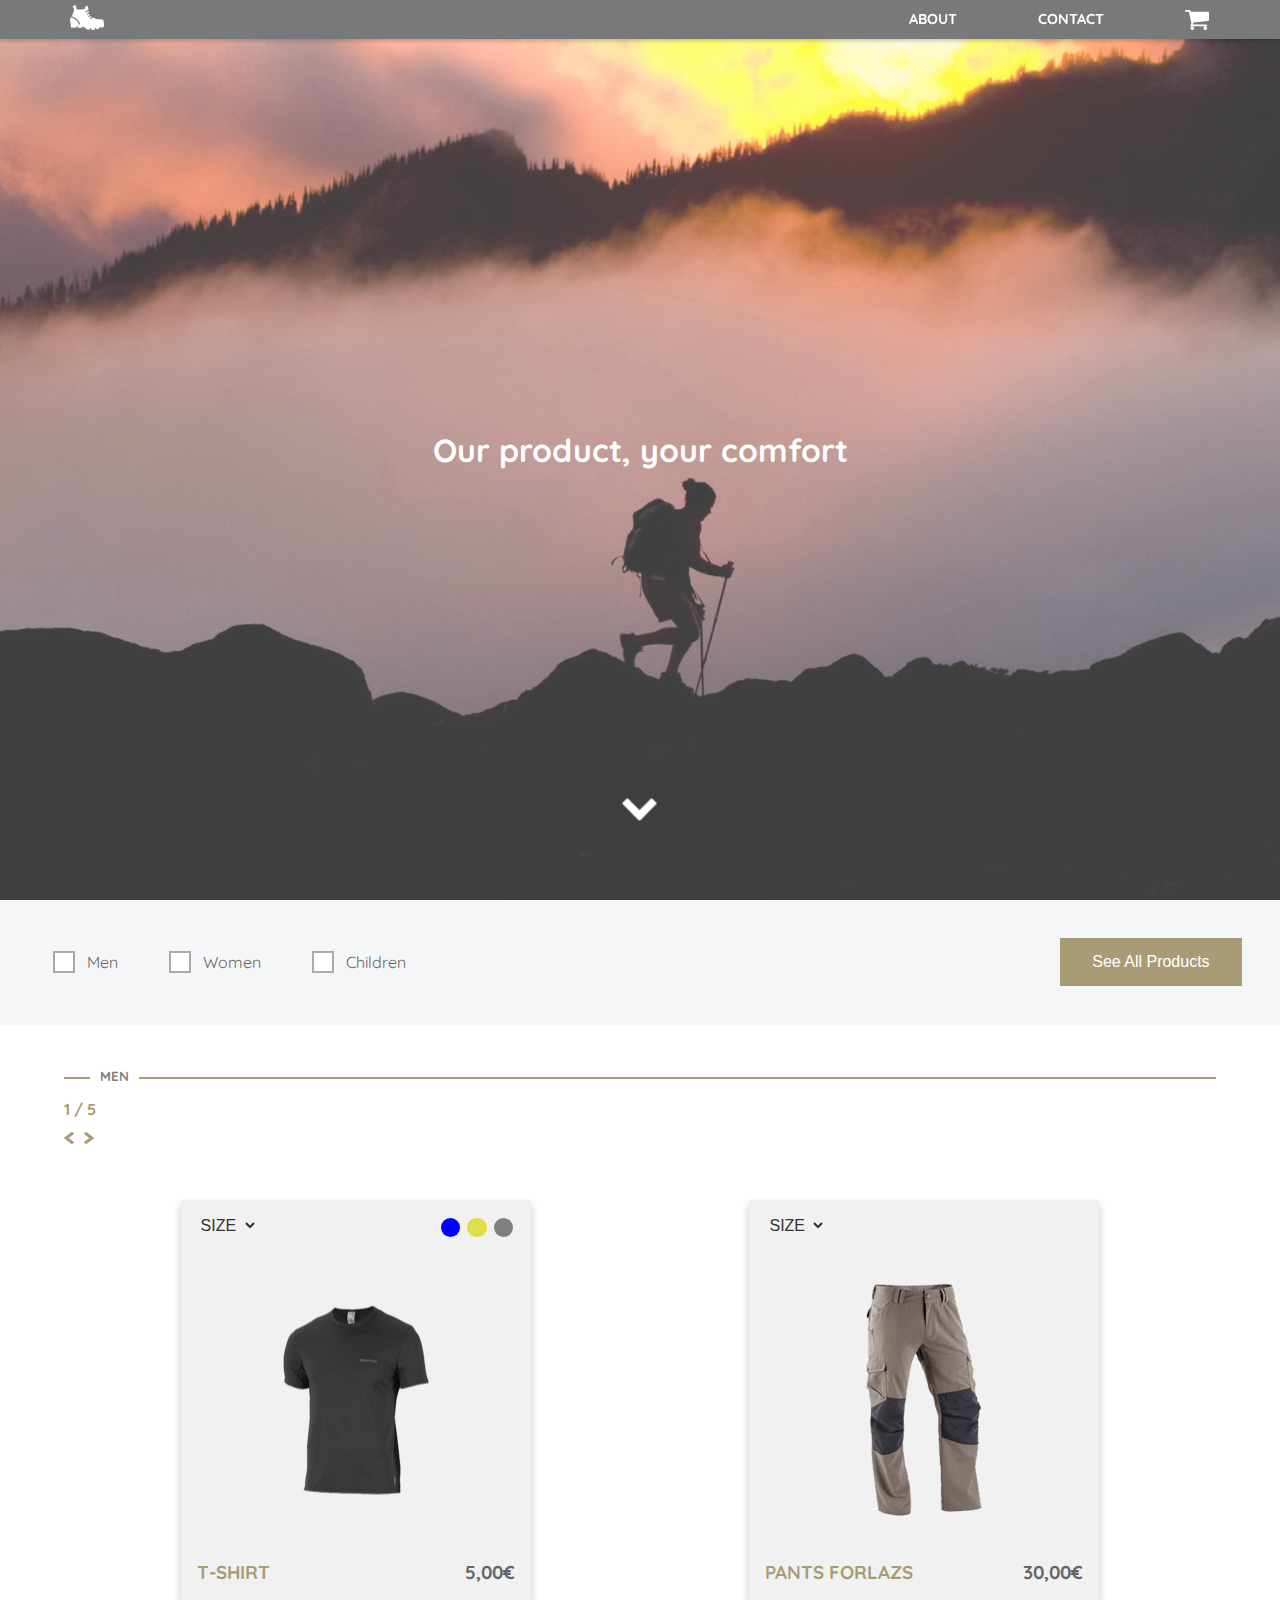
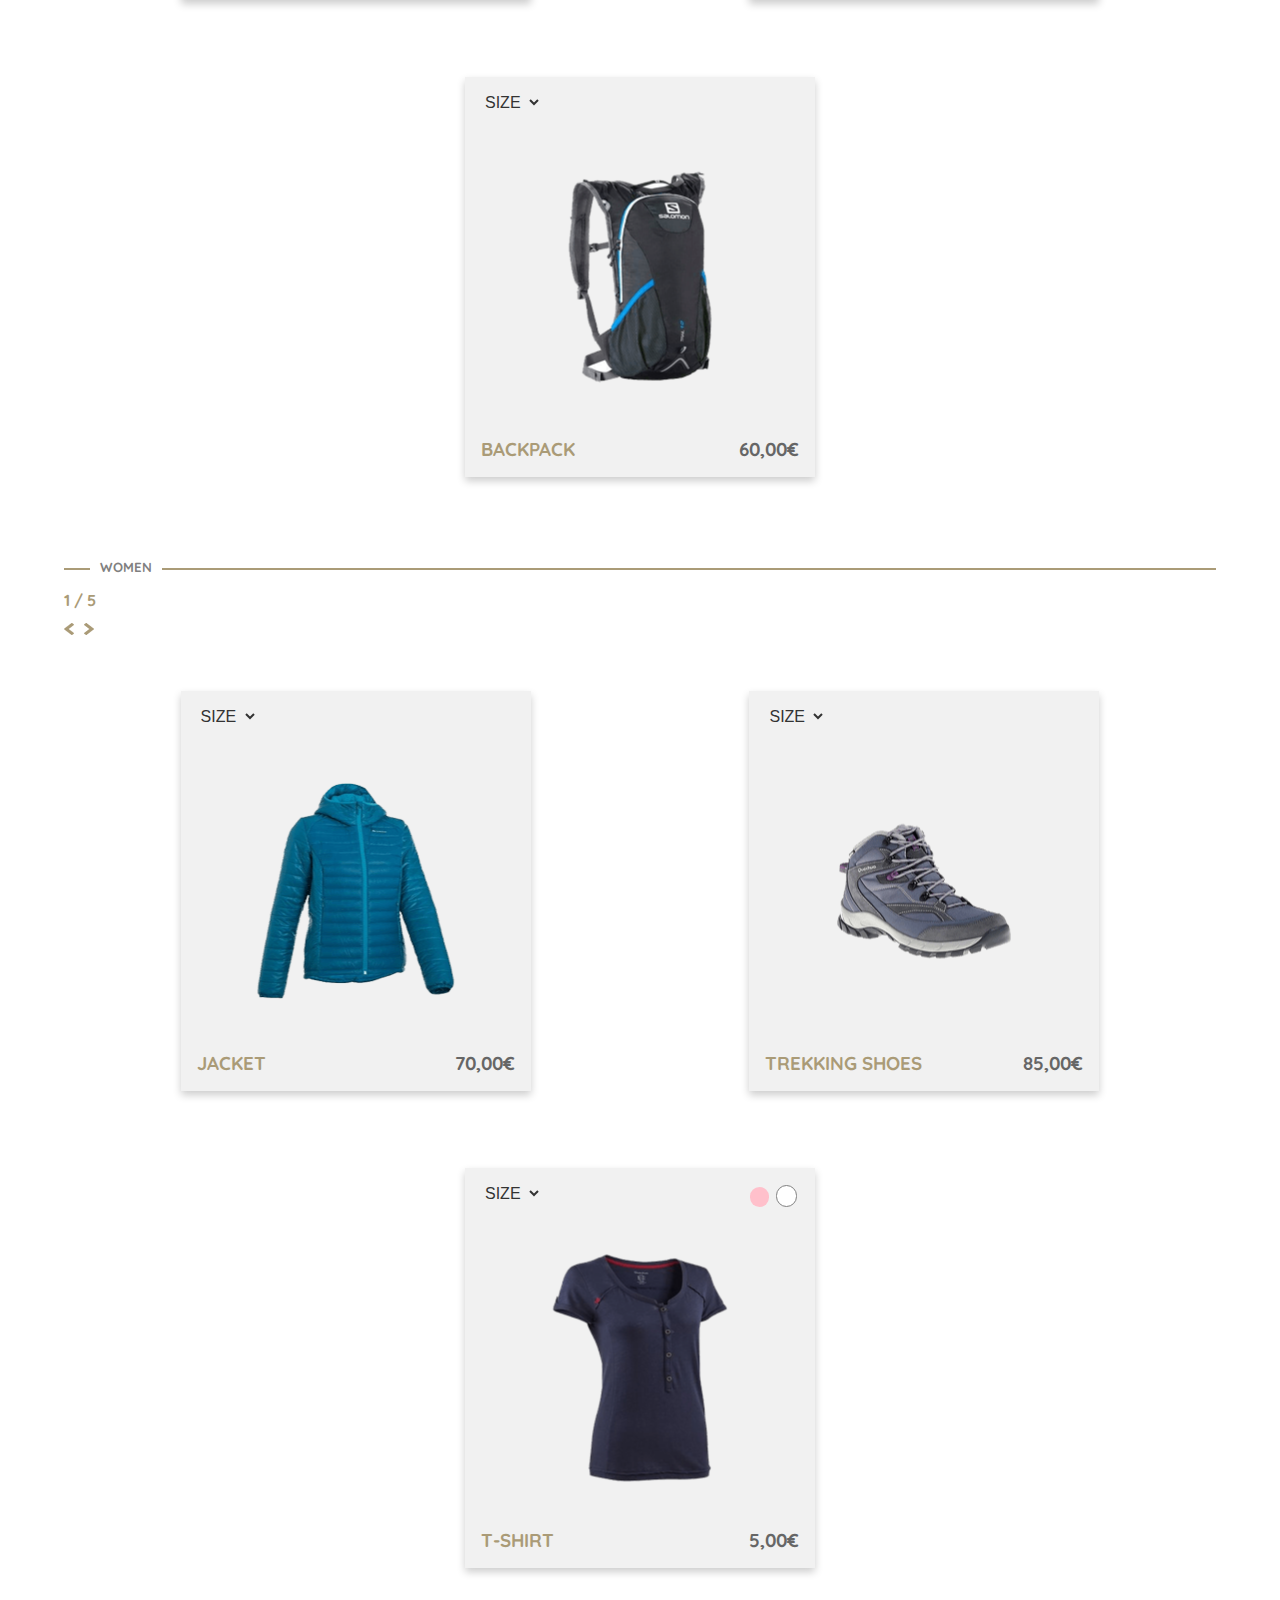
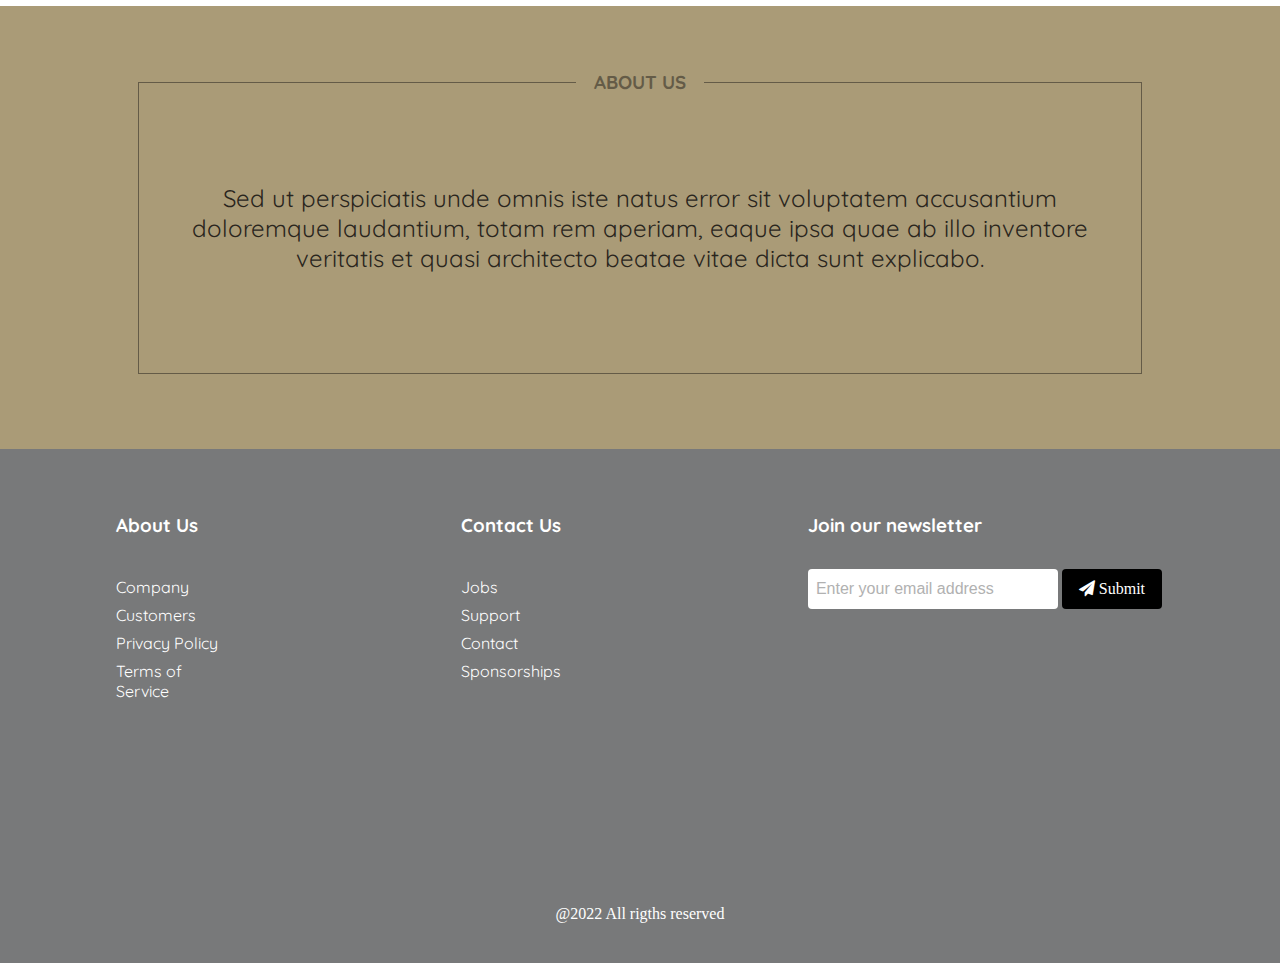
<file: index.html>
<!DOCTYPE html>
<html lang="en">

<head>
    <meta charset="UTF-8">
    <meta http-equiv="X-UA-Compatible" content="IE=edge">
    <meta name="viewport" content="width=device-width, initial-scale=1.0">
    <title>Trekking Store</title>
    <link href='https://fonts.googleapis.com/css?family=Quicksand' rel='stylesheet'>
    <link rel="stylesheet" href="https://cdnjs.cloudflare.com/ajax/libs/font-awesome/4.7.0/css/font-awesome.min.css">
    <link rel="stylesheet" href="main.css">
</head>

<body>
    <!-- Navbar -->
    <header id="header">
        <nav class="nav-bar">
            <div class="nav-logo">
                <a href="#"><img src="Resources/trekking-logo.png" class="logo-img"></img></a>
            </div>
            <div class="nav-links">
                <a href="about-page.html" class="">ABOUT</a>
                <a href="contact-page.html" class="">CONTACT</a>
                <a href="#store-front" class=""><img src="Resources/fa-shopping-car.png" class="shop-icon"></img></a>
            </div>
        </nav>
    </header>

    <!-- Welcome/Home screen -->
    <div class="home-background-image" id="main">
        <h1 class="centered-welcome-msg">Our product, your comfort</h1>
        <a href="#store-front">
            <img class="bottom-centered-icon" src="Resources/fa-chevron-down.png" />
        </a>
    </div>



    <!-- Checkbox and store container -->
    <div class="checkbox-and-search-button-container">
        <div class="check-box-container">
            <form>
                <input type="checkbox" id="test1" value="">
                <label for="test1" class="checkbox-inline">Men</label>

                <input type="checkbox" id="test2" value="">
                <label for="test2" class="checkbox-inline">Women</label>

                <input type="checkbox" id="test3" value="">
                <label for="test3" class="checkbox-inline">Children</label>
            </form>
        </div>


        <div class="take-whole-row">
            <a href="#store-front">
                <button class="search-button">See All Products</button>
            </a>
        </div>
    </div>

    
    <!-- Store, split into categories -->
    <div id="store-front">
        <!-- Category #1 -->
        <div class="store">
            <div>
                <h5 class="text-line"><span>MEN</span></h5>
            </div>

            <div class="pager-buttons">
                <h4 class="pager-counter">1 / 5</h4>
                <a href=""><img class='pager-button' src="Resources/fa-chevron-left.png" /></a>
                <a href=""><img class='pager-button' src="Resources/fa-chevron-right.png" /></a>
            </div>

            <!-- Card Container -->
            <div class="shop-cards">

                <!-- CARD 1 -->
                <div class="card">

                    <div class="custom-select">
                        <select>
                            <option value="0" selected disabled hidden>SIZE</option>
                            <option value="1">XS</option>
                            <option value="2">S</option>
                            <option value="3">M</option>
                            <option value="4">L</option>
                            <option value="5">XL</option>
                            <option value="6">XXL</option>
                            <option value="7">XXXL</option>
                        </select>
                    </div>

                    <div class="color-options">
                        <span class="color-button blue"></span>
                        <span class="color-button yellow"></span>
                        <span class="color-button gray"></span>
                    </div>

                    <image class="product-image" src="Resources/product-1.png"></image>

                    <div class="card-category-price">
                        <h3 class="product-name">T-SHIRT</h3>
                        <h3 class="product-price">5,00€</h3>
                    </div>

                </div>
                <!-- CARD 2 -->
                <div class="card">

                    <div class="custom-select">
                        <select>
                            <option value="0" selected disabled hidden>SIZE</option>
                            <option value="1">XS</option>
                            <option value="2">S</option>
                            <option value="3">M</option>
                            <option value="4">L</option>
                            <option value="5">XL</option>
                            <option value="6">XXL</option>
                            <option value="7">XXXL</option>
                        </select>
                    </div>

                    <image class="product-image" src="Resources/product-2.png"></image>

                    <div class="card-category-price">
                        <h3 class="product-name">PANTS FORLAZS</h3>
                        <h3 class="product-price">30,00€</h3>
                    </div>

                </div>
                <!-- CARD 3 -->
                <div class="card">

                    <div class="custom-select">
                        <select>
                            <option value="0" selected disabled hidden>SIZE</option>
                            <option value="1">XS</option>
                            <option value="2">S</option>
                            <option value="3">M</option>
                            <option value="4">L</option>
                            <option value="5">XL</option>
                            <option value="6">XXL</option>
                            <option value="7">XXXL</option>
                        </select>
                    </div>

                    <image class="product-image" src="Resources/product-3.png"></image>

                    <div class="card-category-price">
                        <h3 class="product-name">BACKPACK</h3>
                        <h3 class="product-price">60,00€</h3>
                    </div>

                </div>
            </div>
        </div>

        <!-- Category #2 -->
        <div class="store">
            <div>
                <h5 class="text-line"><span>WOMEN</span></h5>
            </div>

            <div class="pager-buttons">
                <h4 class="pager-counter">1 / 5</h4>
                <a href=""><img class='pager-button' src="Resources/fa-chevron-left.png" /></a>
                <a href=""><img class='pager-button' src="Resources/fa-chevron-right.png" /></a>
            </div>
            <!-- Cards Container -->
            <div class="shop-cards">

                <!-- CARD 1 -->
                <div class="card">

                    <div class="custom-select">
                        <select>
                            <option value="0" selected disabled hidden>SIZE</option>
                            <option value="1">XS</option>
                            <option value="2">S</option>
                            <option value="3">M</option>
                            <option value="4">L</option>
                            <option value="5">XL</option>
                            <option value="6">XXL</option>
                            <option value="7">XXXL</option>
                        </select>
                    </div>

                    <image class="product-image" src="Resources/product-4.png"></image>

                    <div class="card-category-price">
                        <h3 class="product-name">JACKET</h3>
                        <h3 class="product-price">70,00€</h3>
                    </div>

                </div>
                <!-- CARD 2 -->
                <div class="card">

                    <div class="custom-select">
                        <select>
                            <option value="0" selected disabled hidden>SIZE</option>
                            <option value="1">XS</option>
                            <option value="2">S</option>
                            <option value="3">M</option>
                            <option value="4">L</option>
                            <option value="5">XL</option>
                            <option value="6">XXL</option>
                            <option value="7">XXXL</option>
                        </select>
                    </div>

                    <image class="product-image" src="Resources/product-5.png"></image>

                    <div class="card-category-price">
                        <h3 class="product-name">TREKKING SHOES</h3>
                        <h3 class="product-price">85,00€</h3>
                    </div>


                </div>
                <!-- CARD 3 -->
                <div class="card">

                    <div class="custom-select">
                        <select>
                            <option value="0" selected disabled hidden>SIZE</option>
                            <option value="1">XS</option>
                            <option value="2">S</option>
                            <option value="3">M</option>
                            <option value="4">L</option>
                            <option value="5">XL</option>
                            <option value="6">XXL</option>
                            <option value="7">XXXL</option>
                        </select>
                    </div>

                    <div class="color-options">
                        <span class="color-button pink"></span>
                        <span class="color-button white"></span>
                    </div>

                    <image class="product-image" src="Resources/product-6.png"></image>

                    <div class="card-category-price">
                        <h3 class="product-name">T-SHIRT</h3>
                        <h3 class="product-price">5,00€</h3>
                    </div>

                </div>
            </div>
        </div>
    </div>

    <!-- Short about-us section -->
    <div class="about-us-short" id="about">
        <div class="about-us-box">
            <h3 class="about-us-title">ABOUT US</h3>
            <p class="about-us-snippit">Sed ut perspiciatis unde omnis iste natus error sit voluptatem accusantium
                doloremque laudantium, totam rem aperiam, eaque ipsa quae ab illo inventore veritatis et quasi
                architecto beatae vitae dicta sunt explicabo.</p>
        </div>
    </div>

    <!-- Footer -->
    <div class='footer-container'>

        <div class='footer'>
            <div class='footer-heading'>
                <a href="about-page.html"><h3>About Us</h3></a>
                <a href="'#">Company</a>
                <a href="'#">Customers</a>
                <a href="'#">Privacy Policy</a>
                <a href="'#">Terms of Service</a>
            </div>

            <div class='footer-heading'>
                <a href="contact-page.html"><h3>Contact Us</h3></a>
                <a href="'#">Jobs</a>
                <a href="'#">Support</a>
                <a href="'#">Contact</a>
                <a href="'#">Sponsorships</a>
            </div>
   
            <div class="footer-email-form">
                <h3>Join our newsletter</h3>
                <input type="email" placeholder="Enter your email address" id="footer-email">
                <span id="footer-email-btn">
                    <button type="submit" value="Submit" id="footer-email-btn">  <span class="fa fa-paper-plane">    Submit</span></button>
                </span>
                
            </div>
        </div>

        <div class="signiture">
            <h4>@2022 All rigths reserved</h4>
        </div>

    </div>






</body>

</html>
</file>
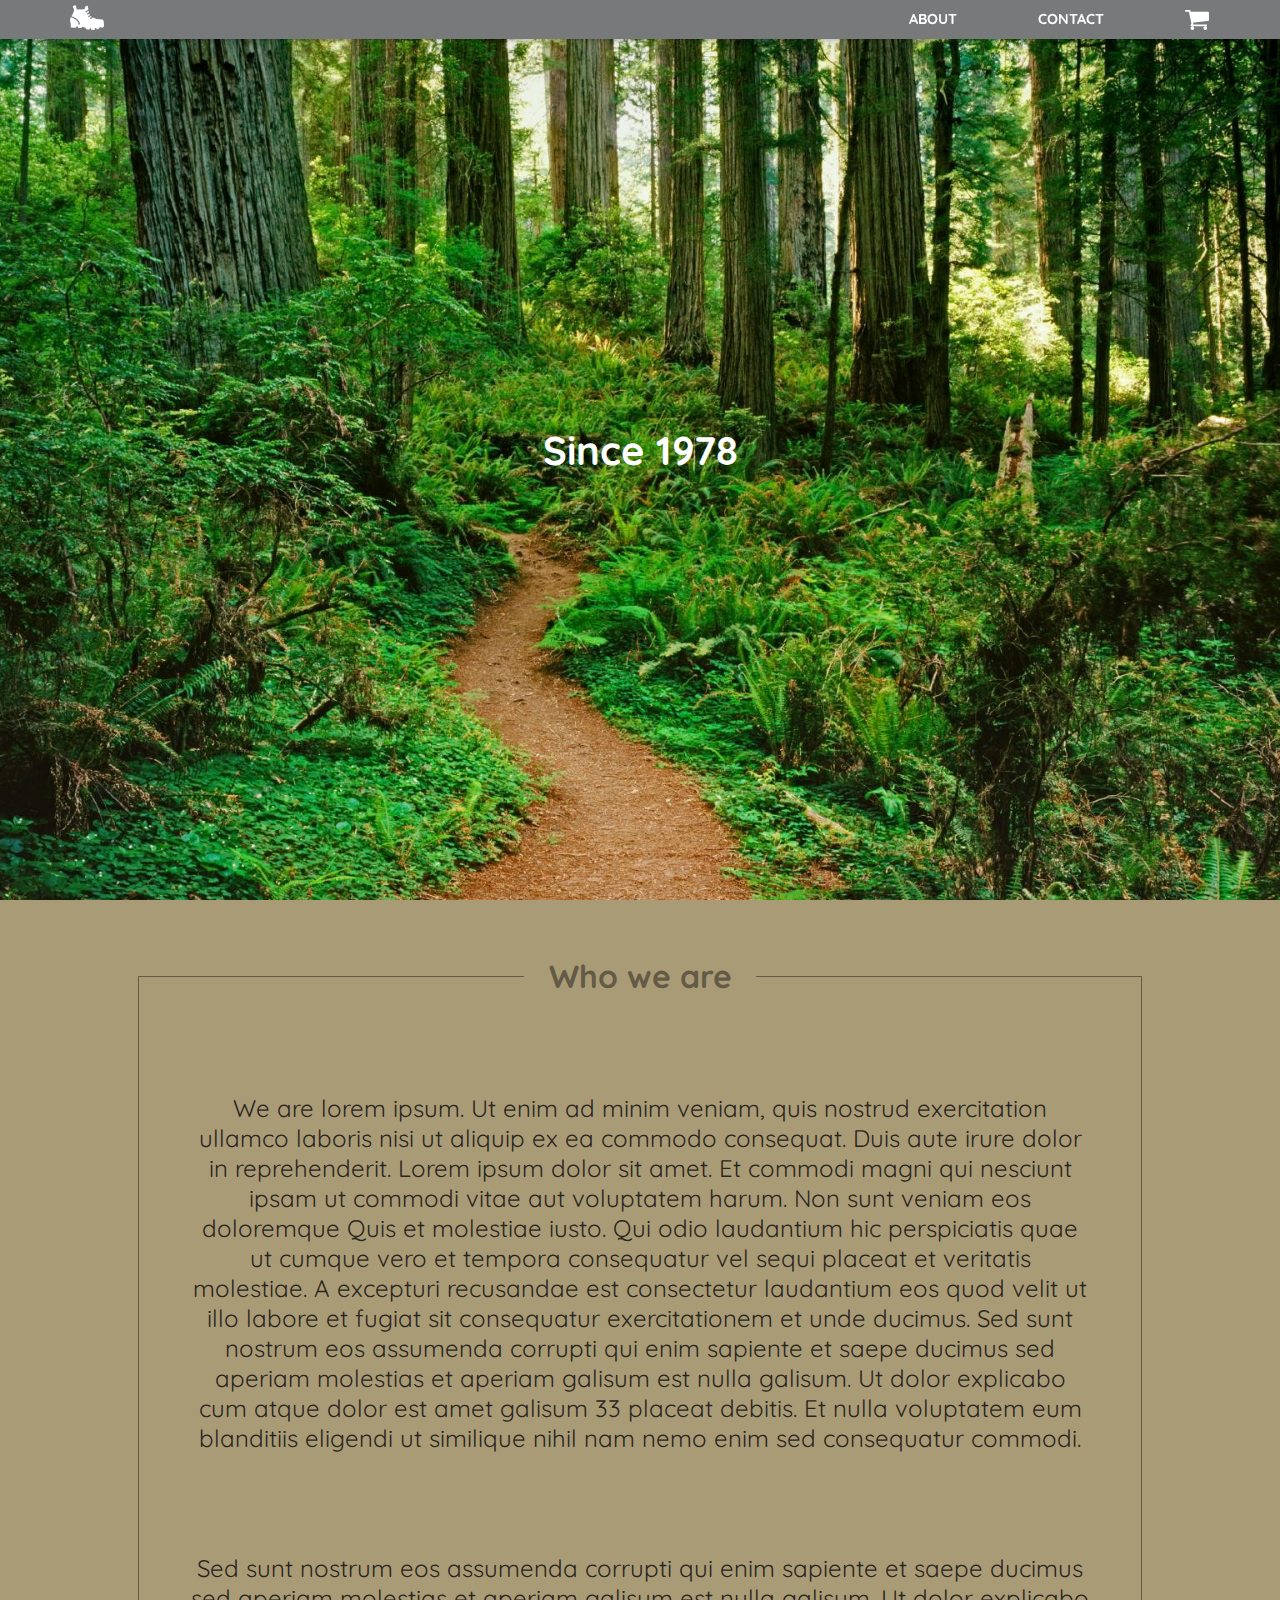
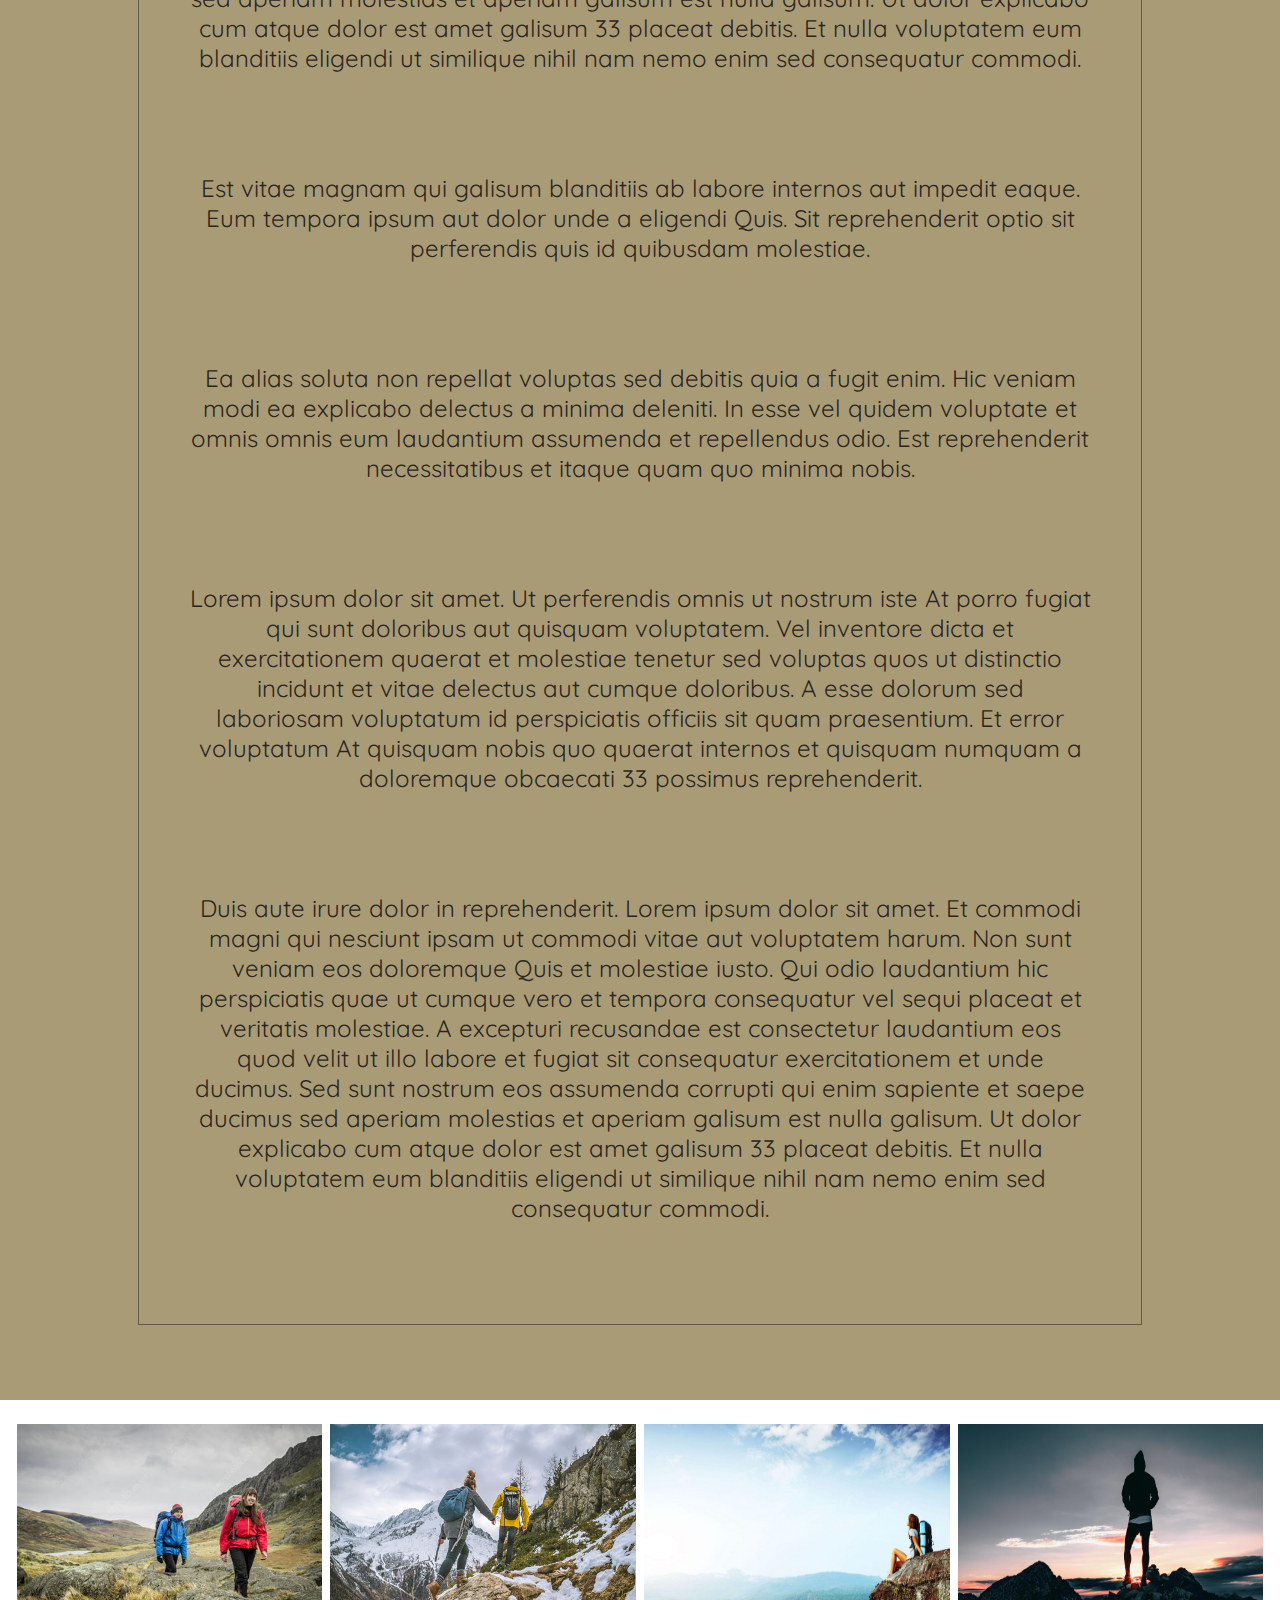
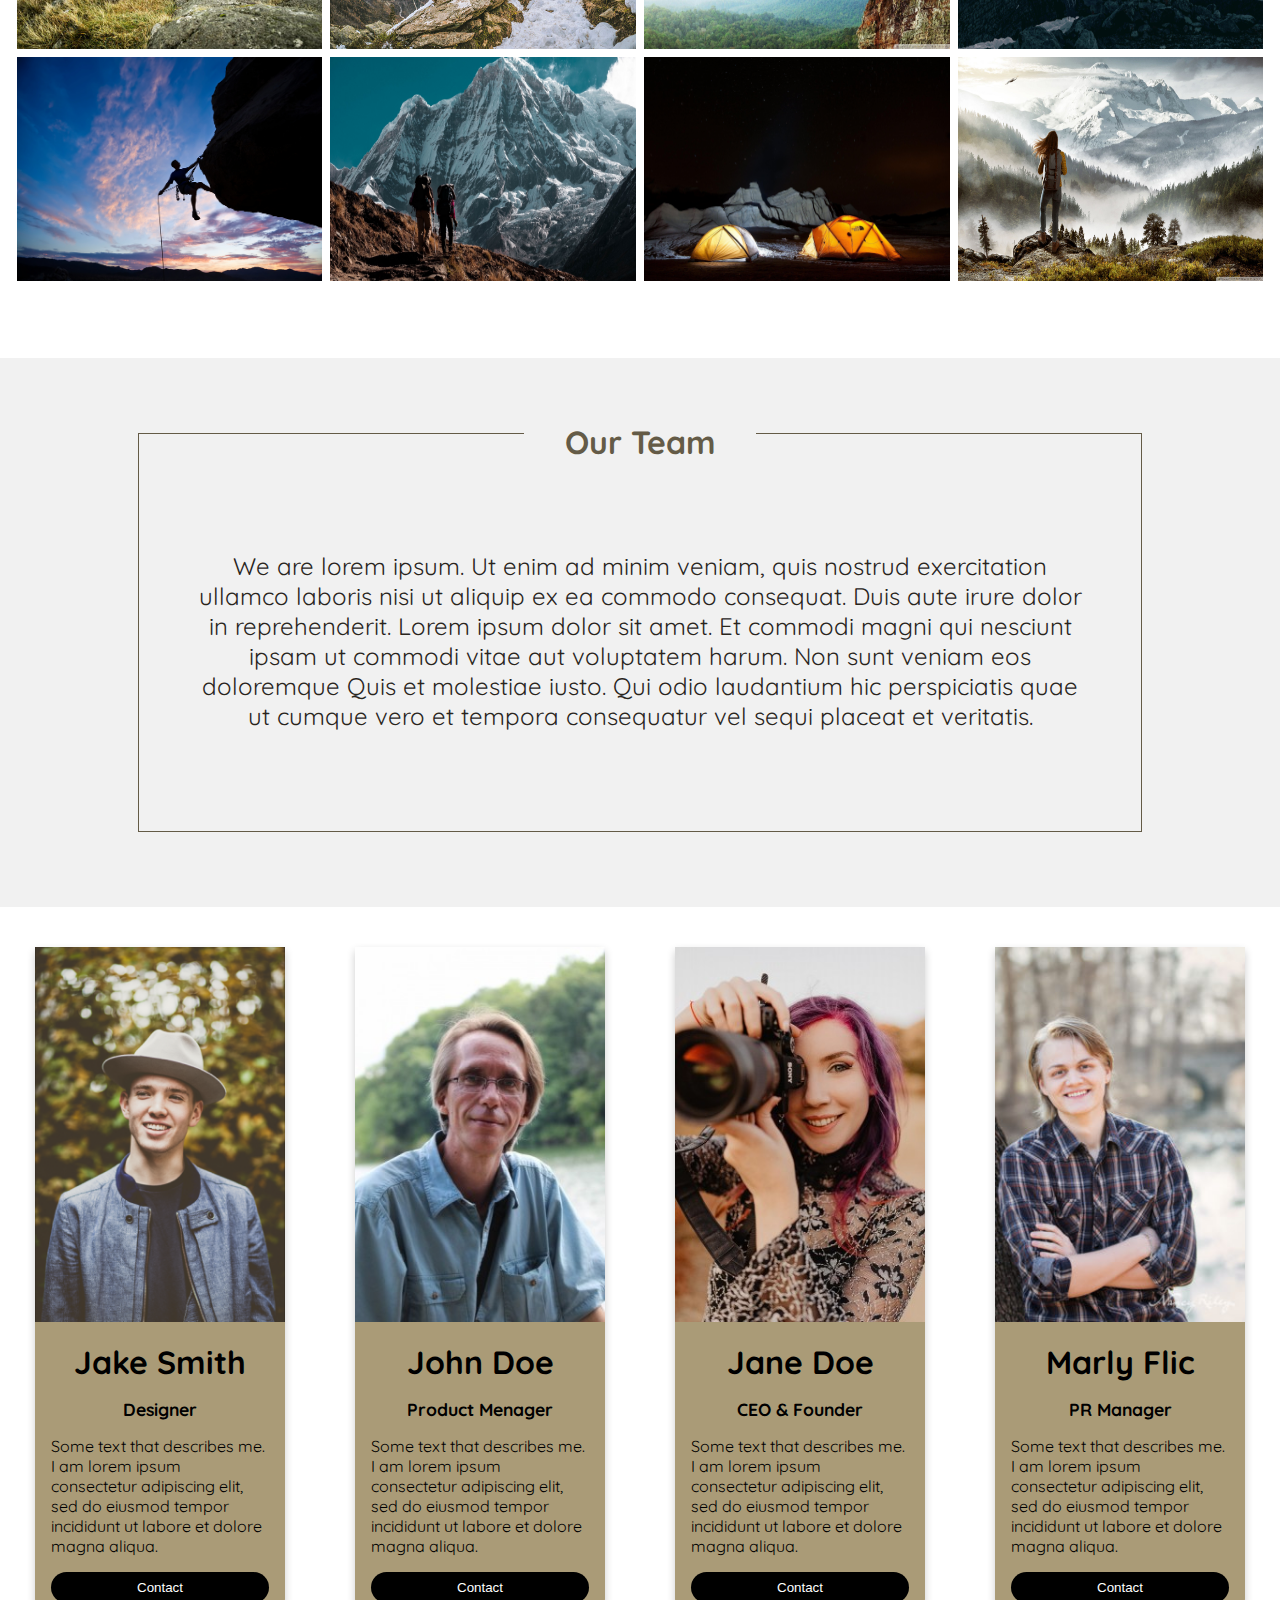
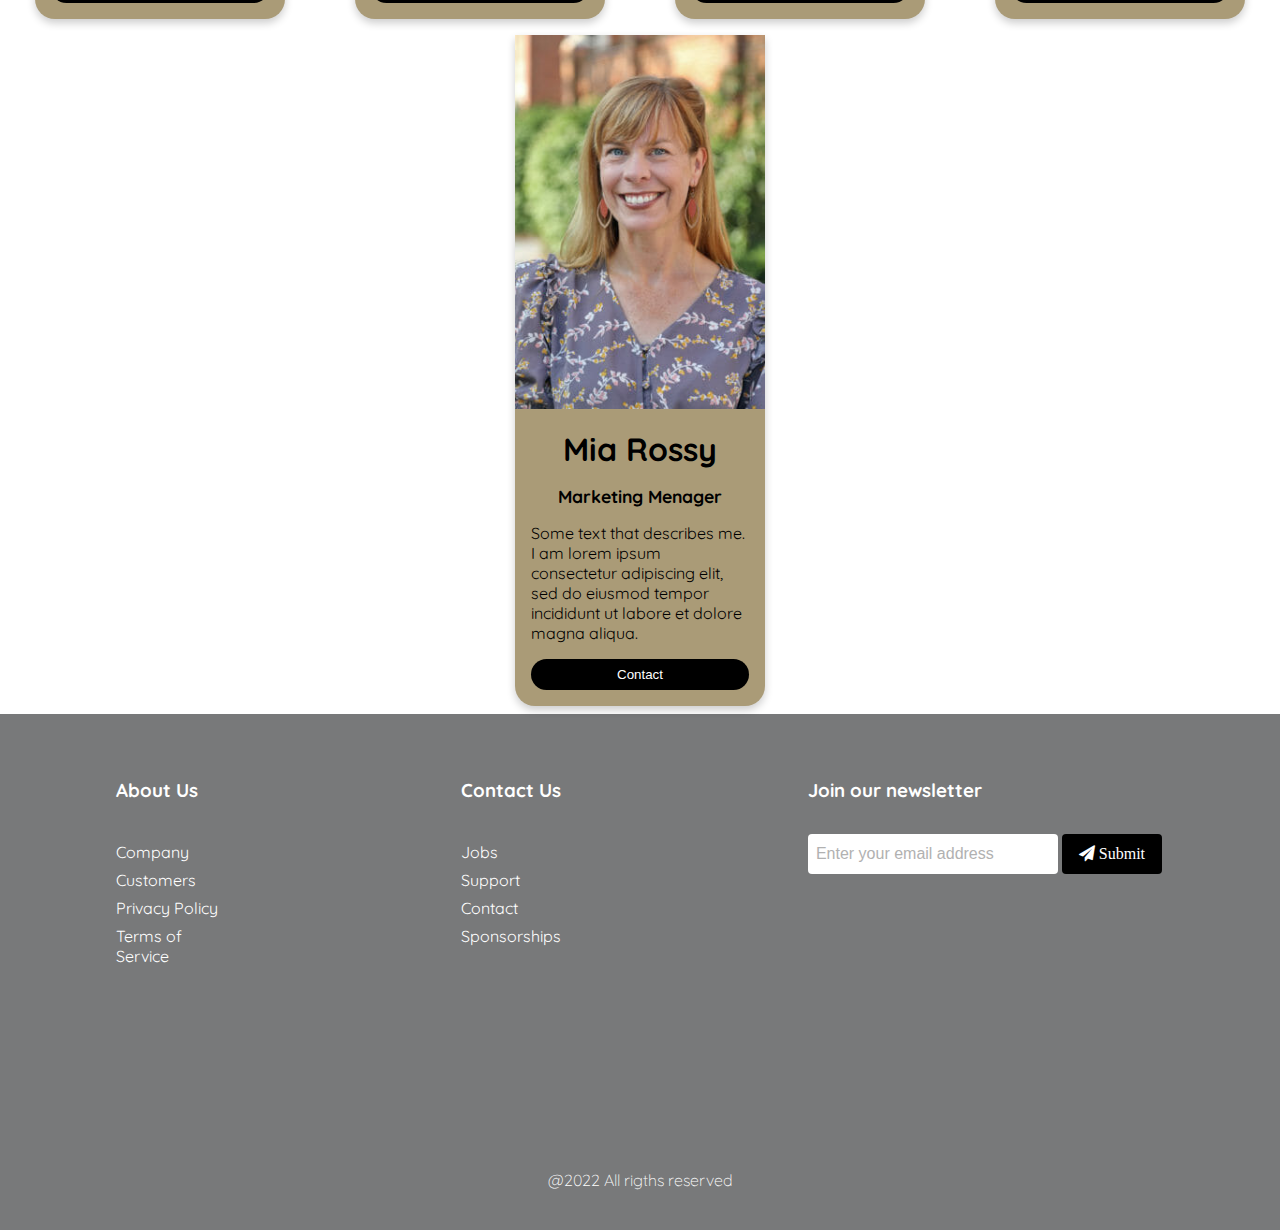
<file: about-page.html>
<!DOCTYPE html>
<html lang="en">
<head>
    <meta charset="UTF-8">
    <meta http-equiv="X-UA-Compatible" content="IE=edge">
    <meta name="viewport" content="width=device-width, initial-scale=1.0">

    <title>Trekking About Us</title>
    <link rel="stylesheet" href="https://cdnjs.cloudflare.com/ajax/libs/font-awesome/4.7.0/css/font-awesome.min.css">
    <link rel="stylesheet" href="about-page-style.css">
</head>

<body>
    <!--google fonts-->

    <link href='https://fonts.googleapis.com/css?family=Quicksand' rel='stylesheet'>

    <!-- Navbar -->
    <header id="header">
        <nav class="nav-bar">
            <div class="nav-logo">
                <a href="index.html"><img src="Resources/trekking-logo.png" class="logo-img"></img></a>
            </div>
            <div class="nav-links">
                <a href="#" class="">ABOUT</a>
                <a href="contact-page.html" class="">CONTACT</a>
                <a href="index.html#store-front" class=""><img src="Resources/fa-shopping-car.png" class="shop-icon"></img></a>
            </div>
        </nav>
    </header>

    <!-- Background -->

    <div class="about-home-section">
        <h1 class="main-title">Since 1978</h1>
    </div>

    <!-- About Main Content -->
    <div class="about-us-main">
        <div class="about-us-box">
            <h4 class="about-us-box-title">Who we are</h4>
            <p class="about-us-paragraph">We are lorem ipsum. Ut enim ad minim veniam, quis nostrud exercitation ullamco
                laboris nisi ut aliquip ex ea commodo consequat. Duis aute irure dolor in reprehenderit. Lorem ipsum
                dolor sit amet. Et commodi magni qui nesciunt ipsam ut commodi vitae aut voluptatem harum. Non sunt
                veniam eos doloremque Quis et molestiae iusto. Qui odio laudantium hic perspiciatis quae ut cumque vero
                et tempora consequatur vel sequi placeat et veritatis molestiae. A excepturi recusandae est consectetur
                laudantium eos quod velit ut illo labore et fugiat sit consequatur exercitationem et unde ducimus. Sed
                sunt nostrum eos assumenda corrupti qui enim sapiente et saepe ducimus sed aperiam molestias et aperiam
                galisum est nulla galisum. Ut dolor explicabo cum atque dolor est amet galisum 33 placeat debitis. Et
                nulla voluptatem eum blanditiis eligendi ut similique nihil nam nemo enim sed consequatur commodi.</p>
            <p class="about-us-paragraph">Sed sunt nostrum eos assumenda corrupti qui enim sapiente et saepe ducimus sed
                aperiam molestias et aperiam galisum est nulla galisum. Ut dolor explicabo cum atque dolor est amet
                galisum 33 placeat debitis. Et nulla voluptatem eum blanditiis eligendi ut similique nihil nam nemo enim
                sed consequatur commodi.</p>
            <p class="about-us-paragraph">Est vitae magnam qui galisum blanditiis ab labore internos aut impedit eaque.
                Eum
                tempora ipsum aut dolor unde a eligendi Quis. Sit reprehenderit optio sit perferendis quis id quibusdam
                molestiae.</p>
            <p class="about-us-paragraph">Ea alias soluta non repellat voluptas sed debitis quia a fugit enim. Hic
                veniam
                modi
                ea explicabo delectus a minima deleniti. In esse vel quidem voluptate et omnis omnis eum laudantium
                assumenda et repellendus odio. Est reprehenderit necessitatibus et itaque quam quo minima nobis.</p>
            <p class="about-us-paragraph">Lorem ipsum dolor sit amet. Ut perferendis omnis ut nostrum iste At porro
                fugiat
                qui
                sunt doloribus aut quisquam voluptatem. Vel inventore dicta et exercitationem quaerat et molestiae
                tenetur sed voluptas quos ut distinctio incidunt et vitae delectus aut cumque doloribus. A esse dolorum
                sed laboriosam voluptatum id perspiciatis officiis sit quam praesentium. Et error voluptatum At quisquam
                nobis quo quaerat internos et quisquam numquam a doloremque obcaecati 33 possimus reprehenderit.</p>
            <p class='about-us-paragraph'>Duis aute irure dolor in reprehenderit. Lorem ipsum dolor sit amet. Et commodi
                magni
                qui nesciunt ipsam ut commodi vitae aut voluptatem harum. Non sunt veniam eos doloremque Quis et
                molestiae iusto. Qui odio laudantium hic perspiciatis quae ut cumque vero et tempora consequatur vel
                sequi placeat et veritatis molestiae. A excepturi recusandae est consectetur laudantium eos quod velit
                ut illo labore et fugiat sit consequatur exercitationem et unde ducimus. Sed sunt nostrum eos assumenda
                corrupti qui enim sapiente et saepe ducimus sed aperiam molestias et aperiam galisum est nulla galisum.
                Ut dolor explicabo cum atque dolor est amet galisum 33 placeat debitis. Et nulla voluptatem eum
                blanditiis eligendi ut similique nihil nam nemo enim sed consequatur commodi.</p>
        </div>
    </div>

    <!--grid-->
    <div class="photo-reel-container">
        <div class="photo-reel-column">
            <img src="Resources/photo-reel-1.jpg">
            <img src="Resources/photo-reel-2.jpg">
        </div>

        <div class="photo-reel-column">
            <img src="Resources/photo-reel-3.jpg">
            <img src="Resources/photo-reel-4.jpg">
        </div>

        <div class="photo-reel-column">
            <img src="Resources/photo-reel-5.jpg">
            <img src="Resources/photo-reel-6.jpg">

        </div>

        <div class="photo-reel-column">
            <img src="Resources/photo-reel-7.jpg">
            <img src="Resources/photo-reel-8.jpg">
        </div>
    </div>


    <!--about team-->

    <div class="about-us-team" id="aboutTeam">
        <div class="about-us-box-team">
            <h4 class="about-us-title-team">Our Team</h4>
            <p class="about-us-paragraph">We are lorem ipsum. Ut enim ad minim veniam, quis nostrud exercitation ullamco
                laboris
                nisi ut aliquip ex ea commodo consequat. Duis aute irure dolor in reprehenderit. Lorem ipsum dolor sit
                amet.
                Et commodi magni qui nesciunt ipsam ut commodi vitae aut voluptatem harum. Non sunt veniam eos
                doloremque
                Quis et molestiae iusto. Qui odio laudantium hic perspiciatis quae ut cumque vero et tempora consequatur
                vel
                sequi placeat et veritatis.</p>
        </div>
    </div>

    <!--cards-->
    <div class="all-cards">

        <div class="card card-removable">
            <img src="Resources/portrait4.png" alt="Marlene" style="width:100%">
            <div class="container">
                <h2 class='team-member-name'>Jake Smith</h2>
                <p class="job-title">Designer</p>
                <p>Some text that describes me. I am lorem ipsum consectetur adipiscing elit, sed do eiusmod
                    tempor incididunt ut labore et dolore magna aliqua.</p>
                <p><button class="card-contact-button">Contact</button></p>
            </div>
        </div>

        <div class="card">
            <img src="Resources/portrait3.jpg" alt="Mike" style="width:100%">
            <div class="container">
                <h2 class='team-member-name'>John Doe</h2>
                <p class="job-title">Product Menager</p>
                <p>Some text that describes me. I am lorem ipsum consectetur adipiscing elit, sed do eiusmod
                    tempor incididunt ut labore et dolore magna aliqua.</p>
                <p><button class="card-contact-button">Contact</button></p>
            </div>
        </div>

        <div class="card">
            <img src="Resources/portrait2.jpg" alt="Jane" style="width:100%">
            <div class="container">
                <h2 class='team-member-name'>Jane Doe</h2>
                <p class="job-title">CEO & Founder</p>
                <p>Some text that describes me. I am lorem ipsum consectetur adipiscing elit, sed do eiusmod
                    tempor incididunt ut labore et dolore magna aliqua.</p>
                <p><button class="card-contact-button">Contact</button></p>
            </div>
        </div>

        <div class="card">
            <img src="Resources/portrait1.jpg.crdownload" alt="Marlene" style="width:100%">
            <div class="container">
                <h2 class='team-member-name'>Marly Flic</h2>
                <p class="job-title">PR Manager</p>
                <p>Some text that describes me. I am lorem ipsum consectetur adipiscing elit, sed do eiusmod
                    tempor incididunt ut labore et dolore magna aliqua.</p>
                <p><button class="card-contact-button">Contact</button></p>
            </div>
        </div>

        <div class="card card-removable">
            <img src="Resources/portrait5.jpg" alt="Mike" style="width:100%">
            <div class="container">
                <h2 class='team-member-name'>Mia Rossy</h2>
                <p class="job-title">Marketing Menager</p>
                <p>Some text that describes me. I am lorem ipsum consectetur adipiscing elit, sed do eiusmod
                    tempor incididunt ut labore et dolore magna aliqua.</p>
                <p><button class="card-contact-button">Contact</button></p>
            </div>
        </div>

    </div>


    <!-- Footer -->
    <div class='footer-container'>

        <div class='footer'>
            <div class='footer-heading'>
                <a href="#"><h3>About Us</h3></a>
                <a href="'#">Company</a>
                <a href="'#">Customers</a>
                <a href="'#">Privacy Policy</a>
                <a href="'#">Terms of Service</a>
            </div>

            <div class='footer-heading'>
                <a href="contact-page.html"><h3>Contact Us</h3></a>
                <a href="'#">Jobs</a>
                <a href="'#">Support</a>
                <a href="'#">Contact</a>
                <a href="'#">Sponsorships</a>
            </div>

            <div class="footer-email-form">
                <h3>Join our newsletter</h3>
                <input type="email" placeholder="Enter your email address" id="footer-email">
                <span id="footer-email-btn">
                    <button type="submit" value="Submit" id="footer-email-btn"> <span class="fa fa-paper-plane">
                            Submit</span></button>
                </span>

            </div>
        </div>

        <div class="signiture">
            <h4>@2022 All rigths reserved</h4>
        </div>

    </div>



    <link rel="stylesheet" href="about-page-style.css">
</body>
</html>
</file>
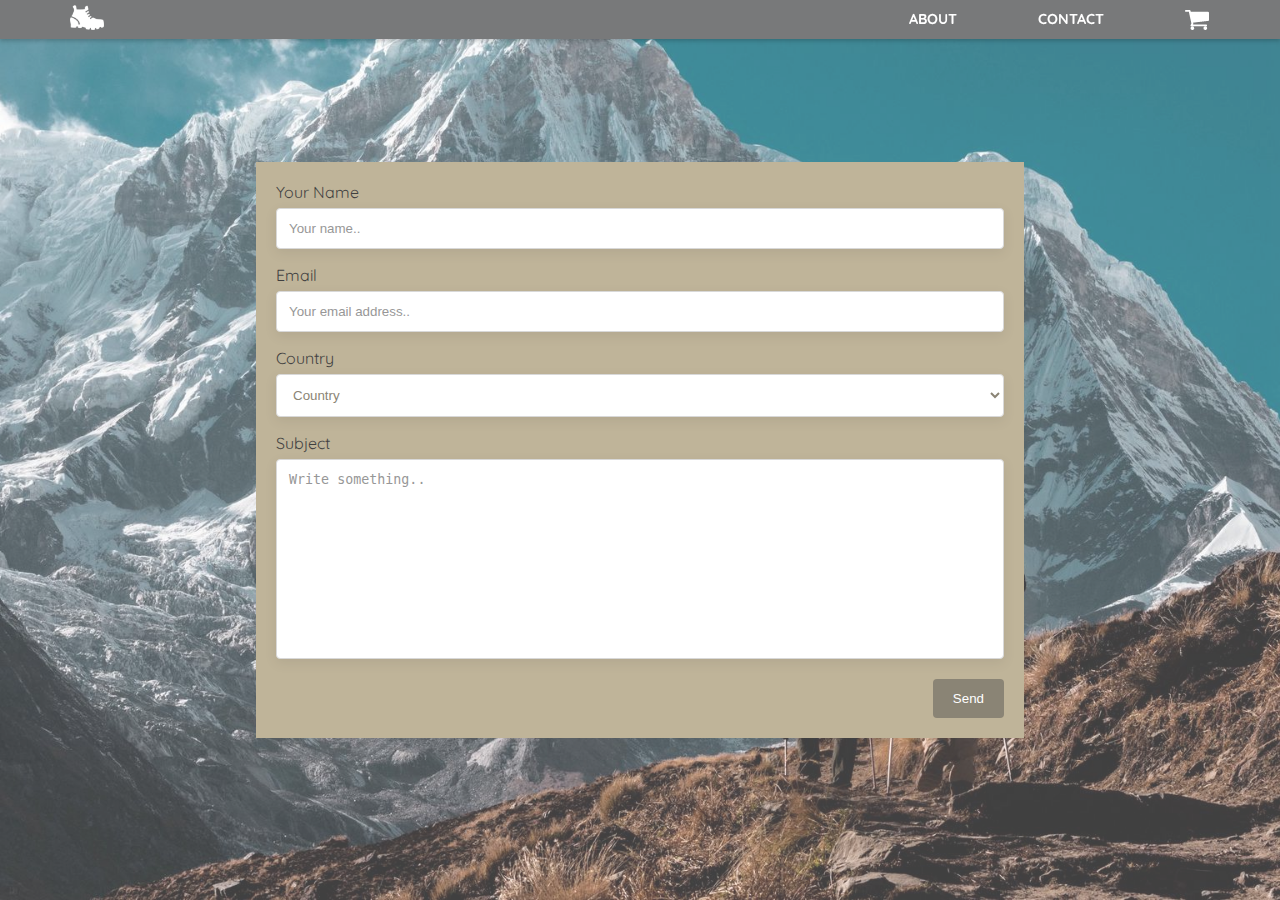
<file: contact-page.html>
<!DOCTYPE html>
<html lang="en">

<head>
    <meta charset="UTF-8">
    <meta http-equiv="X-UA-Compatible" content="IE=edge">
    <meta name="viewport" content="width=device-width, initial-scale=1.0">
    <title>Trekking Contact Us</title>
    <link href='https://fonts.googleapis.com/css?family=Quicksand' rel='stylesheet'>
    <link rel="stylesheet" href="https://cdnjs.cloudflare.com/ajax/libs/font-awesome/4.7.0/css/font-awesome.min.css">
    <link rel="stylesheet" href="contact-page.css">
</head>

<body>
    <!-- NavBar -->
    <header id="header">
        <nav class="nav-bar">
            <div class="nav-logo">
                <a href="index.html"><img src="Resources/trekking-logo.png" class="logo-img"></img></a>
            </div>
            <div class="nav-links">
                <a href="about-page.html" class="">ABOUT</a>
                <a href="#" class="">CONTACT</a>
                <a href="index.html#store-front" class=""><img src="Resources/fa-shopping-car.png" class="shop-icon"></img></a>
            </div>
        </nav>
    </header>

    <!-- Input form with background -->
    <div class="home-background-image">
        <!-- Form and its wrapper -->
        <div class="container">
            <form action="#">

                    <label for="fname">Your Name</label>
                    <input type="text" id="fname" name="firstname" placeholder="Your name..">

                    <label for="email">Email</label>
                    <input type="email" id="email" name="email" placeholder="Your email address..">

                    <label for="country">Country</label>
                    <select class="country-picker" id="country" name="country">
                        <option value="0" selected disabled hidden>Country</option>
                        <option value="Afganistan">Afghanistan</option>
                        <option value="Albania">Albania</option>
                        <option value="Algeria">Algeria</option>
                        <option value="American Samoa">American Samoa</option>
                        <option value="Andorra">Andorra</option>
                        <option value="Angola">Angola</option>
                        <option value="Anguilla">Anguilla</option>
                        <option value="Antigua & Barbuda">Antigua & Barbuda</option>
                        <option value="Argentina">Argentina</option>
                        <option value="Armenia">Armenia</option>
                        <option value="Aruba">Aruba</option>
                        <option value="Australia">Australia</option>
                        <option value="Austria">Austria</option>
                        <option value="Azerbaijan">Azerbaijan</option>
                        <option value="Bahamas">Bahamas</option>
                        <option value="Bahrain">Bahrain</option>
                        <option value="Bangladesh">Bangladesh</option>
                        <option value="Barbados">Barbados</option>
                        <option value="Belarus">Belarus</option>
                        <option value="Belgium">Belgium</option>
                        <option value="Belize">Belize</option>
                        <option value="Benin">Benin</option>
                        <option value="Bermuda">Bermuda</option>
                        <option value="Bhutan">Bhutan</option>
                        <option value="Bolivia">Bolivia</option>
                        <option value="Bonaire">Bonaire</option>
                        <option value="Bosnia & Herzegovina">Bosnia & Herzegovina</option>
                        <option value="Botswana">Botswana</option>
                        <option value="Brazil">Brazil</option>
                        <option value="British Indian Ocean Ter">British Indian Ocean Ter</option>
                        <option value="Brunei">Brunei</option>
                        <option value="Bulgaria">Bulgaria</option>
                        <option value="Burkina Faso">Burkina Faso</option>
                        <option value="Burundi">Burundi</option>
                        <option value="Cambodia">Cambodia</option>
                        <option value="Cameroon">Cameroon</option>
                        <option value="Canada">Canada</option>
                        <option value="Canary Islands">Canary Islands</option>
                        <option value="Cape Verde">Cape Verde</option>
                        <option value="Cayman Islands">Cayman Islands</option>
                        <option value="Central African Republic">Central African Republic</option>
                        <option value="Chad">Chad</option>
                        <option value="Channel Islands">Channel Islands</option>
                        <option value="Chile">Chile</option>
                        <option value="China">China</option>
                        <option value="Christmas Island">Christmas Island</option>
                        <option value="Cocos Island">Cocos Island</option>
                        <option value="Colombia">Colombia</option>
                        <option value="Comoros">Comoros</option>
                        <option value="Congo">Congo</option>
                        <option value="Cook Islands">Cook Islands</option>
                        <option value="Costa Rica">Costa Rica</option>
                        <option value="Cote DIvoire">Cote DIvoire</option>
                        <option value="Croatia">Croatia</option>
                        <option value="Cuba">Cuba</option>
                        <option value="Curaco">Curacao</option>
                        <option value="Cyprus">Cyprus</option>
                        <option value="Czech Republic">Czech Republic</option>
                        <option value="Denmark">Denmark</option>
                        <option value="Djibouti">Djibouti</option>
                        <option value="Dominica">Dominica</option>
                        <option value="Dominican Republic">Dominican Republic</option>
                        <option value="East Timor">East Timor</option>
                        <option value="Ecuador">Ecuador</option>
                        <option value="Egypt">Egypt</option>
                        <option value="El Salvador">El Salvador</option>
                        <option value="Equatorial Guinea">Equatorial Guinea</option>
                        <option value="Eritrea">Eritrea</option>
                        <option value="Estonia">Estonia</option>
                        <option value="Ethiopia">Ethiopia</option>
                        <option value="Falkland Islands">Falkland Islands</option>
                        <option value="Faroe Islands">Faroe Islands</option>
                        <option value="Fiji">Fiji</option>
                        <option value="Finland">Finland</option>
                        <option value="France">France</option>
                        <option value="French Guiana">French Guiana</option>
                        <option value="French Polynesia">French Polynesia</option>
                        <option value="French Southern Ter">French Southern Ter</option>
                        <option value="Gabon">Gabon</option>
                        <option value="Gambia">Gambia</option>
                        <option value="Georgia">Georgia</option>
                        <option value="Germany">Germany</option>
                        <option value="Ghana">Ghana</option>
                        <option value="Gibraltar">Gibraltar</option>
                        <option value="Great Britain">Great Britain</option>
                        <option value="Greece">Greece</option>
                        <option value="Greenland">Greenland</option>
                        <option value="Grenada">Grenada</option>
                        <option value="Guadeloupe">Guadeloupe</option>
                        <option value="Guam">Guam</option>
                        <option value="Guatemala">Guatemala</option>
                        <option value="Guinea">Guinea</option>
                        <option value="Guyana">Guyana</option>
                        <option value="Haiti">Haiti</option>
                        <option value="Hawaii">Hawaii</option>
                        <option value="Honduras">Honduras</option>
                        <option value="Hong Kong">Hong Kong</option>
                        <option value="Hungary">Hungary</option>
                        <option value="Iceland">Iceland</option>
                        <option value="Indonesia">Indonesia</option>
                        <option value="India">India</option>
                        <option value="Iran">Iran</option>
                        <option value="Iraq">Iraq</option>
                        <option value="Ireland">Ireland</option>
                        <option value="Isle of Man">Isle of Man</option>
                        <option value="Israel">Israel</option>
                        <option value="Italy">Italy</option>
                        <option value="Jamaica">Jamaica</option>
                        <option value="Japan">Japan</option>
                        <option value="Jordan">Jordan</option>
                        <option value="Kazakhstan">Kazakhstan</option>
                        <option value="Kenya">Kenya</option>
                        <option value="Kiribati">Kiribati</option>
                        <option value="Korea North">Korea North</option>
                        <option value="Korea Sout">Korea South</option>
                        <option value="Kuwait">Kuwait</option>
                        <option value="Kyrgyzstan">Kyrgyzstan</option>
                        <option value="Laos">Laos</option>
                        <option value="Latvia">Latvia</option>
                        <option value="Lebanon">Lebanon</option>
                        <option value="Lesotho">Lesotho</option>
                        <option value="Liberia">Liberia</option>
                        <option value="Libya">Libya</option>
                        <option value="Liechtenstein">Liechtenstein</option>
                        <option value="Lithuania">Lithuania</option>
                        <option value="Luxembourg">Luxembourg</option>
                        <option value="Macau">Macau</option>
                        <option value="Macedonia">Macedonia</option>
                        <option value="Madagascar">Madagascar</option>
                        <option value="Malaysia">Malaysia</option>
                        <option value="Malawi">Malawi</option>
                        <option value="Maldives">Maldives</option>
                        <option value="Mali">Mali</option>
                        <option value="Malta">Malta</option>
                        <option value="Marshall Islands">Marshall Islands</option>
                        <option value="Martinique">Martinique</option>
                        <option value="Mauritania">Mauritania</option>
                        <option value="Mauritius">Mauritius</option>
                        <option value="Mayotte">Mayotte</option>
                        <option value="Mexico">Mexico</option>
                        <option value="Midway Islands">Midway Islands</option>
                        <option value="Moldova">Moldova</option>
                        <option value="Monaco">Monaco</option>
                        <option value="Mongolia">Mongolia</option>
                        <option value="Montserrat">Montserrat</option>
                        <option value="Morocco">Morocco</option>
                        <option value="Mozambique">Mozambique</option>
                        <option value="Myanmar">Myanmar</option>
                        <option value="Nambia">Nambia</option>
                        <option value="Nauru">Nauru</option>
                        <option value="Nepal">Nepal</option>
                        <option value="Netherland Antilles">Netherland Antilles</option>
                        <option value="Netherlands">Netherlands (Holland, Europe)</option>
                        <option value="Nevis">Nevis</option>
                        <option value="New Caledonia">New Caledonia</option>
                        <option value="New Zealand">New Zealand</option>
                        <option value="Nicaragua">Nicaragua</option>
                        <option value="Niger">Niger</option>
                        <option value="Nigeria">Nigeria</option>
                        <option value="Niue">Niue</option>
                        <option value="Norfolk Island">Norfolk Island</option>
                        <option value="Norway">Norway</option>
                        <option value="Oman">Oman</option>
                        <option value="Pakistan">Pakistan</option>
                        <option value="Palau Island">Palau Island</option>
                        <option value="Palestine">Palestine</option>
                        <option value="Panama">Panama</option>
                        <option value="Papua New Guinea">Papua New Guinea</option>
                        <option value="Paraguay">Paraguay</option>
                        <option value="Peru">Peru</option>
                        <option value="Phillipines">Philippines</option>
                        <option value="Pitcairn Island">Pitcairn Island</option>
                        <option value="Poland">Poland</option>
                        <option value="Portugal">Portugal</option>
                        <option value="Puerto Rico">Puerto Rico</option>
                        <option value="Qatar">Qatar</option>
                        <option value="Republic of Montenegro">Republic of Montenegro</option>
                        <option value="Republic of Serbia">Republic of Serbia</option>
                        <option value="Reunion">Reunion</option>
                        <option value="Romania">Romania</option>
                        <option value="Russia">Russia</option>
                        <option value="Rwanda">Rwanda</option>
                        <option value="St Barthelemy">St Barthelemy</option>
                        <option value="St Eustatius">St Eustatius</option>
                        <option value="St Helena">St Helena</option>
                        <option value="St Kitts-Nevis">St Kitts-Nevis</option>
                        <option value="St Lucia">St Lucia</option>
                        <option value="St Maarten">St Maarten</option>
                        <option value="St Pierre & Miquelon">St Pierre & Miquelon</option>
                        <option value="St Vincent & Grenadines">St Vincent & Grenadines</option>
                        <option value="Saipan">Saipan</option>
                        <option value="Samoa">Samoa</option>
                        <option value="Samoa American">Samoa American</option>
                        <option value="San Marino">San Marino</option>
                        <option value="Sao Tome & Principe">Sao Tome & Principe</option>
                        <option value="Saudi Arabia">Saudi Arabia</option>
                        <option value="Senegal">Senegal</option>
                        <option value="Seychelles">Seychelles</option>
                        <option value="Sierra Leone">Sierra Leone</option>
                        <option value="Singapore">Singapore</option>
                        <option value="Slovakia">Slovakia</option>
                        <option value="Slovenia">Slovenia</option>
                        <option value="Solomon Islands">Solomon Islands</option>
                        <option value="Somalia">Somalia</option>
                        <option value="South Africa">South Africa</option>
                        <option value="Spain">Spain</option>
                        <option value="Sri Lanka">Sri Lanka</option>
                        <option value="Sudan">Sudan</option>
                        <option value="Suriname">Suriname</option>
                        <option value="Swaziland">Swaziland</option>
                        <option value="Sweden">Sweden</option>
                        <option value="Switzerland">Switzerland</option>
                        <option value="Syria">Syria</option>
                        <option value="Tahiti">Tahiti</option>
                        <option value="Taiwan">Taiwan</option>
                        <option value="Tajikistan">Tajikistan</option>
                        <option value="Tanzania">Tanzania</option>
                        <option value="Thailand">Thailand</option>
                        <option value="Togo">Togo</option>
                        <option value="Tokelau">Tokelau</option>
                        <option value="Tonga">Tonga</option>
                        <option value="Trinidad & Tobago">Trinidad & Tobago</option>
                        <option value="Tunisia">Tunisia</option>
                        <option value="Turkey">Turkey</option>
                        <option value="Turkmenistan">Turkmenistan</option>
                        <option value="Turks & Caicos Is">Turks & Caicos Is</option>
                        <option value="Tuvalu">Tuvalu</option>
                        <option value="Uganda">Uganda</option>
                        <option value="United Kingdom">United Kingdom</option>
                        <option value="Ukraine">Ukraine</option>
                        <option value="United Arab Erimates">United Arab Emirates</option>
                        <option value="United States of America">United States of America</option>
                        <option value="Uraguay">Uruguay</option>
                        <option value="Uzbekistan">Uzbekistan</option>
                        <option value="Vanuatu">Vanuatu</option>
                        <option value="Vatican City State">Vatican City State</option>
                        <option value="Venezuela">Venezuela</option>
                        <option value="Vietnam">Vietnam</option>
                        <option value="Virgin Islands (Brit)">Virgin Islands (Brit)</option>
                        <option value="Virgin Islands (USA)">Virgin Islands (USA)</option>
                        <option value="Wake Island">Wake Island</option>
                        <option value="Wallis & Futana Is">Wallis & Futana Is</option>
                        <option value="Yemen">Yemen</option>
                        <option value="Zaire">Zaire</option>
                        <option value="Zambia">Zambia</option>
                        <option value="Zimbabwe">Zimbabwe</option>
                    </select>

                    <label for="subject">Subject</label>
                    <textarea id="subject" name="subject" placeholder="Write something.." ></textarea>

                    <input type="submit" value="Send">

            </form>
        </div>
    </div>

</body>

</html>
</file>
<file: main.css>
* {
    margin: 0;
    padding: 0;
    box-sizing: border-box;
}

body,
html {
    font-family: quicksand;
    height: 100%;
    scroll-behavior: smooth;
}

body {
    max-width: 100%;
    min-width: 350px;
}

/* Nav-bar */
.nav-bar {
    position: fixed;
    top: 0;
    left: 0;
    width: 100%;
    display: flex;
    align-items: center;
    justify-content: space-between;
    padding-top: 0.3rem;
    padding-bottom: 0.3rem;
    box-shadow: 0 2px 4px 0 rgba(0, 0, 0, .2);
    background-color: #78797a;
    z-index: 50;
}

.nav-logo {
    margin-left: 2rem;
}

.logo-img {
    height: 25px;
    width: auto;
    padding-left: 3vw;
    padding-right: 3vw;
}

.nav-links {
    margin-right: 2rem;
}

.nav-links a {
    font-size: 0.9rem;
    font-weight: bold;
    text-decoration: none;
    color: #333333;
    padding: 2px 3vw 2px 3vw;
    color: #fff;
}

.shop-icon {
    vertical-align: middle;
}

/* Home Page */

.home-background-image {
    position: relative;
    opacity: 0.75;
    background-attachment: fixed;
    background-position: center;
    background-repeat: no-repeat;
    background-size: cover;
    background-image: url('Resources/trekking-bground.jpg');
    min-height: 100%;
    z-index: 10;
}

.centered-welcome-msg {
    color: white;
    text-align: center;
    position: absolute;
    top: 50%;
    left: 50%;
    transform: translate(-50%, -50%);
}

.bottom-centered-icon {
    color: white;
    text-align: center;
    z-index: 5;
    position: absolute;
    top: 90%;
    left: 50%;
    transform: translate(-50%, -50%);
}



/* Remove checkbox to allow custimization */
.checkbox-and-search-button-container {
    display: flex;
    justify-content: space-between;
    flex-wrap: wrap;
    padding: 3vw;
    background-color: rgb(245, 246, 247);
}

.check-box-container {
    display: flex;
    align-items: center;
    justify-content: space-between;
}


[type="checkbox"] {
    opacity: 0;
}

[type="checkbox"]+label {
    position: relative;
    padding-left: 2rem;
    margin-right: 2.5vw;
    cursor: pointer;
    display: inline-block;
    color: #666;
    line-height: 1.2rem;
}

[type="checkbox"]+label::before {
    content: '';
    position: absolute;
    left: 0;
    top: 0;
    width: 18px;
    height: 18px;
    outline: 2px solid #aaa;
    background: #fff;
}

[type="checkbox"]:checked+label::before {
    content: '';
    position: absolute;
    left: 0;
    top: 0;
    width: 18px;
    height: 18px;
    outline: 2px solid rgb(170, 155, 119);
    background: #fff;
}

[type="checkbox"]:checked+label::after {
    content: '';
    position: absolute;
    left: 0;
    top: 0;
    width: 18px;
    height: 18px;
    background-image: url(Resources/fa-check.png);
    background-repeat: no-repeat;
    background-size: contain;
    transform: scale(1);
    opacity: 1;
    transition: all .3s ease;
}

[type="checkbox"]:not(:checked)+label::after {
    content: '';
    position: absolute;
    left: 0;
    top: 0;
    width: 18px;
    height: 18px;
    background-image: url(Resources/fa-check.png);
    background-repeat: no-repeat;
    background-size: contain;
    transform: scale(0);
    opacity: 0;
    transition: all .3s ease;
}


.search-button {
    background-color: rgb(170, 155, 119);
    border: none;
    color: white;
    padding: 15px 32px;
    text-align: center;
    text-decoration: none;
    display: inline-block;
    font-size: 16px;
    width: 100%;
    transition: all 0.5s ease;
}

.search-button:hover {
    box-shadow: inset rgba(0, 0, 0, 0.25) 0px 54px 55px, rgba(0, 0, 0, 0.12) 0px -12px 30px, rgba(0, 0, 0, 0.12) 0px 4px 6px, rgba(0, 0, 0, 0.17) 0px 12px 13px, rgba(0, 0, 0, 0.09) 0px -3px 5px;
    transition: all 0.3s ease;
}

/* Changes checkbox margins so they work nicely on smaller devices, and makes the button take the whole row after it gets wrapped */
@media screen and (max-width:565px) {
    [type="checkbox"]+label {
        position: relative;
        padding-left: 2rem;
        margin-right: 0.15vw;
    }

    .take-whole-row {
        padding: 3vw;
        width: 100%;
    }

    .check-box-container {
        display: flex;
        align-items: center;
        justify-content: space-around;
        padding: 3vw;
        width: 100%;
    }
}


/* Store Front */
.store {
    margin-top: 4vw;
    position: relative;
}

/* Category text lines work differently on devices depending on size, either name of the category is on the left or its centered between lines */
@media screen and (min-width:795px) {
    .text-line {
        margin: 15vw 2vw 2vw 2vw;
        width: 90%;
        text-align: left;
        border-bottom: 2px solid rgb(170, 155, 119);
        color: gray;
        line-height: 0.1em;
        margin: 10px 5% 20px 5%;
    }

    .text-line span {
        margin: 5vw 2vw 2vw 2vw;
        background: #fff;
        padding: 0 10px;
    }

}

@media screen and (max-width:795px) {

    .text-line {
        width: 90%;
        text-align: center;
        border-bottom: 2px solid rgb(170, 155, 119);
        color: gray;
        line-height: 0.1em;
        margin: 10px 5% 20px 5%;
    }

    .text-line span {
        background: #fff;
        padding: 0 10px;
    }
}

.shop-cards {
    display: flex;
    justify-content: space-evenly;
    flex-wrap: wrap;
}

.card {
    height: 400px;
    width: 350px;
    box-shadow: 0 4px 8px 0 rgba(0, 0, 0, 0.2);
    padding: 0.5vw 2vw 1vw 2vw;
    margin: 3vw;
    background-color: #f1f1f1;
    position: relative;
    align-items: center;
}

.card:hover {
    border: 2px solid rgb(170, 155, 119);
    box-shadow: 0 8px 16px 0 rgba(0, 0, 0, 0.2);
    transition: all .3s ease;
}

.color-options {
    position: absolute;
    top: 1rem;
    right: 1rem;
}

.product-image {
    position: absolute;
    top: 50%;
    left: 50%;
    transform: translate(-50%, -50%);
    object-fit: none;
}

select {
    border: 0;
    color: #333333;
    background-color: #f1f1f1;
    outline: none;
    font-size: 1rem;
    position: absolute;
    top: 1rem;
    left: 1rem;
}

.color-button {
    background-color: #04AA6D;
    border: none;
    color: white;
    padding: 0.6rem;
    text-align: center;
    text-decoration: none;
    display: inline-block;
    margin: 0.1rem;
    cursor: pointer;
    border-radius: 50%;
}

.color-button.gray {
    background-color: gray;
}

.color-button.blue {
    background-color: blue;
}

.color-button.yellow {
    background-color: rgb(223, 223, 76);
}

.color-button.white {
    background-color: white;
    border: 1px solid grey;
}

.color-button.pink {
    background-color: pink;
}

.product-name {
    color: rgb(170, 155, 119);
    position: absolute;
    bottom: 1rem;
    left: 1rem;
}

.product-price {
    font-weight: bold;
    color: #666;
    position: absolute;
    bottom: 1rem;
    right: 1rem;
}

.pager-buttons {
    margin-left: 5vw;
}

.pager-counter {
    color: rgb(170, 155, 119);
}

.pager-button {
    padding: 1vw 0.4vw 1vw 0;
}

@media screen and (max-width: 795px) {
    .store {
        position: relative;
        padding-bottom: 13vw;
    }

    .pager-buttons {
        margin: none;
        position: absolute;
        text-align: center;
        right: 50%;
        bottom: 0%;
        transform: translate(60%, 0);
    }

    .pager-counter {
        text-align: center;
    }
}

/* About us short section */
.about-us-short {
    background-color: rgb(170, 155, 119);
    padding: 1vw;
}

.about-us-box {
    margin: 5% 10%;
    border: solid 1px rgb(100, 91, 71);
    position: relative;
}

.about-us-title {
    text-align: center;
    width: 8rem;
    background-color: rgb(170, 155, 119);
    color: rgb(100, 91, 71);
    position: absolute;
    top: -0.8rem;
    right: 50%;
    transform: translate(50%, 0%);
}

.about-us-snippit {
    padding: 10% 5%;
    color: rgb(41, 37, 29);
    font-size: 1.5rem;
    text-align: center;
}


/* Footer */
.footer-container {
    background-color: #78797a;
    padding: 4rem 0 2rem 0;
    box-sizing: border-box;
}

.footer {
    width: 100%;
    height: 40vh;
    background-color: #78797a;
    color: #fff;
    display: flex;
    justify-content: space-around;
    flex-wrap: wrap;
    margin: none;
}

.footer-heading {
    display: flex;
    flex-direction: column;
    margin-right: 1.9rem;
    margin-left: 1.9rem;
    width: 7rem;
    height: 100%;
}

.footer-heading h3 {
    margin-bottom: 2rem;
}

.footer-heading a {
    color: #fff;
    text-decoration: none;
    margin-bottom: 0.5rem;
}

.footer-email-form h3 {
    margin-bottom: 2rem;
}

#footer-email {
    width: 250px;
    height: 40px;
    border-radius: 4px;
    outline: none;
    border: none;
    padding-left: 0.5rem;
    font-size: 1rem;
    margin-bottom: 1rem;
}

#footer-email::placeholder {
    color: #b1b1b1;
}

#footer-email-btn {
    width: 100px;
    height: 40px;
    border-radius: 4px;
    background-color: black;
    border: none;
    color: #fff;
    font-size: 1rem;
}

#footer-email-btn:hover {
    cursor: pointer;
    background-color: skyblue;
    transition: all 0.2s ease-out;
}

.signiture h4 {
    text-align: center;
    font-size: 1rem;
    color: #fff;
    margin-top: 2rem;
    margin-bottom: 0.5rem;
    font-family: 'Open Sans';
    font-weight: 100;
}



@media screen and (max-width: 1150px) {
    .footer {
        height: 100%;
    }

    .footer-email-form {
        margin-top: 2rem;
    }
}

@media screen and(max-width: 820px) {
    .footer {
        padding-top: 2rem;
    }
}



@media screen and(max-width: 720px) {
    .footer-email-form {
        margin-top: 2rem;
    }
}


@media screen and (max-width: 650px) {
    .column {
        width: 60%;
        display: block;
        margin-left: 6rem;
        margin-right: 2rem;
    }
}

.footer-email-form {
    margin-left: 2rem;
    margin-right: 2rem
}
</file>
<file: about-page-style.css>
* {
  margin: 0;
  padding: 0;
  box-sizing: border-box;
}

body,
html {
  font-family: quicksand;
  height: 100%;
  scroll-behavior: smooth;
}

body {
  max-width: 100%;
  min-width: 350px;
}

/* Nav-bar */
.nav-bar {
  position: fixed;
  top: 0;
  left: 0;
  width: 100%;
  display: flex;
  align-items: center;
  justify-content: space-between;
  padding-top: 0.3rem;
  padding-bottom: 0.3rem;
  box-shadow: 0 2px 4px 0 rgba(0, 0, 0, .2);
  background-color: #78797a;
  z-index: 50;
}

.nav-logo {
  margin-left: 2rem;
}

.logo-img {
  height: 25px;
  width: auto;
  padding-left: 3vw;
  padding-right: 3vw;
}

.nav-links {
  margin-right: 2rem;
}

.nav-links a {
  font-size: 0.9rem;
  font-weight: bold;
  text-decoration: none;
  color: #333333;
  padding: 2px 3vw 2px 3vw;
  color: #fff;
}

.shop-icon {
  vertical-align: middle;
}

/* Background */
.about-home-section {
  background-image: url('Resources/forest-path-1.jpg');
  position: relative;
  top: 0;
  background-attachment: fixed;
  background-position: center;
  background-repeat: no-repeat;
  background-size: cover;
  min-height: 100%;
  z-index: 10;
}

.main-title {
  position: absolute;
  top: 50%;
  left: 50%;
  transform: translate(-50%, -50%);
  font-size: 2.5rem;
  color: #fff;
  text-align: center;

}


/* About us main*/
.about-us-main {
  background-color: rgb(170, 155, 119);
  padding: 1vw;
  margin-bottom: 1rem;
  width: 100%;
}

.about-us-box {
  margin: 5% 10%;
  border: solid 1px rgb(100, 91, 71);
  position: relative;
}

.about-us-box-title {
  text-align: center;
  width: 14.5rem;
  background-color: rgb(170, 155, 119);
  color: rgb(100, 91, 71);
  position: absolute;
  top: -1.3rem;
  right: 50%;
  transform: translate(50%, 0%);
  font-size: 2rem;
}

.about-us-paragraph:first-of-type {
  margin-top: 1rem;
}

.about-us-paragraph {
  padding: 10% 5% 0% 5%;
  color: rgb(41, 37, 29);
  font-size: 1.5rem;
  text-align: center;
}

.about-us-paragraph:last-of-type {
  padding-bottom: 10%;
}

@media screen and (max-width:450px) {
  .about-us-paragraph {
    font-size: 5vw;
  }
}

/* Photo Container */
.photo-reel-container {
  display: flex;
  flex-wrap: wrap;
  padding: 0 1vw 6vw 1vw;
}

.photo-reel-column {
  flex: 25%;
  max-width: 25%;
  padding: 0 4px;
}

.photo-reel-column img {
  height: 50%;
  margin-top: 8px;
  vertical-align: middle;
  width: 100%;
}

/* Makes a two column-layout instead of four columns */
@media screen and (max-width: 800px) {
  .photo-reel-column {
    margin-top: 15px;
    flex: 50%;
    max-width: 50%;
  }
}

/* Makes the two columns stack on top of each other instead of next to each other */
@media screen and (max-width: 600px) {
  .photo-reel-column {
    flex: 100%;
    max-width: 100%;
  }
}

/* About team */

.about-us-team {
  background-color: #f1f1f1;
  padding: 1vw;
  margin-bottom: 2rem;
  margin-top: 1rem;
}

.about-us-box-team {
  margin: 5% 10%;
  border: solid 1px rgb(100, 91, 71);
  position: relative;
}

.about-us-title-team {
  text-align: center;
  width: 14.5rem;
  background-color: #f1f1f1;
  color: rgb(100, 91, 71);
  position: absolute;
  top: -0.8rem;
  right: 50%;
  transform: translate(50%, 0%);
  font-size: 2rem;
}


/* Team cards */
.all-cards {
  width: 100%;
  display: flex;
  justify-content: space-around;
  flex-wrap: wrap;
}

.card {
  box-shadow: 0 4px 8px 0 rgba(0, 0, 0, 0.2);
  margin: 8px;
  background-color: rgb(170, 155, 119);
  transition: all 0.3s ease;
  width: 250px;
  border-bottom-right-radius: 20px;
  border-bottom-left-radius: 20px;
}

.card:hover {
  transition: all 0.3s ease;
  transform: scale(1.05);
}

@media screen and (max-width: 1150px) {
  .card-removable {
    display: none;
  }
}

.container {
  padding: 0 16px 0 16px;
}

.team-member-name {
  font-size: 2rem;
  margin: 1rem;
  text-align: center;
}


.job-title {
  color: black;
  text-align: center;
  font-size: 1.1rem;
  font-weight: bold;
  margin-bottom: 1rem;
}

.card-contact-button {
  margin-top: 1rem;
  margin-bottom: 1rem;
  border: none;
  border-radius: 20px;
  outline: 0;
  display: inline-block;
  padding: 8px;
  color: white;
  background-color: #000;
  text-align: center;
  cursor: pointer;
  width: 100%;
}

.card-contact-button:hover {
  background-color: #555;
}











/* Footer */
.footer-container {
  background-color: #78797a;
  padding: 4rem 0 2rem 0;
  box-sizing: border-box;
}

.footer {
  width: 100%;
  height: 40vh;
  background-color: #78797a;
  color: #fff;
  display: flex;
  justify-content: space-around;
  flex-wrap: wrap;
  margin: none;
}

.footer-heading {
  display: flex;
  flex-direction: column;
  margin-right: 1.9rem;
  margin-left: 1.9rem;
  width: 7rem;
  height: 100%;
}

.footer-heading h3 {
  margin-bottom: 2rem;
}

.footer-heading a {
  color: #fff;
  text-decoration: none;
  margin-bottom: 0.5rem;
}

.footer-email-form h3 {
  margin-bottom: 2rem;
}

#footer-email {
  width: 250px;
  height: 40px;
  border-radius: 4px;
  outline: none;
  border: none;
  padding-left: 0.5rem;
  font-size: 1rem;
  margin-bottom: 1rem;
}

#footer-email::placeholder {
  color: #b1b1b1;
}

#footer-email-btn {
  width: 100px;
  height: 40px;
  border-radius: 4px;
  background-color: black;
  border: none;
  color: #fff;
  font-size: 1rem;
}

#footer-email-btn:hover {
  cursor: pointer;
  background-color: skyblue;
  transition: all 0.2s ease-out;
}

.signiture h4 {
  text-align: center;
  font-size: 1rem;
  color: #fff;
  margin-top: 2rem;
  margin-bottom: 0.5rem;
  font-weight: 100;
}



@media screen and (max-width: 1150px) {
  .footer {
    height: 100%;
  }

  .footer-email-form {
    margin-top: 2rem;
  }
}

@media screen and(max-width: 820px) {
  .footer {
    padding-top: 2rem;
  }
}



@media screen and(max-width: 720px) {
  .footer-email-form {
    margin-top: 2rem;
  }
}


@media screen and (max-width: 650px) {
  .column {
    width: 60%;
    display: block;
    margin-left: 6rem;
    margin-right: 2rem;
  }
}

.footer-email-form {
  margin-left: 2rem;
  margin-right: 2rem
}
</file>
<file: contact-page.css>
* {
    margin: 0;
    padding: 0;
    box-sizing: border-box;
}

body,
html {
    font-family: quicksand;
    height: 100%;
    scroll-behavior: smooth;
    min-width: 350px;
}

body {
    max-width: 100%;
    min-width: 350px;
}

/* Nav-bar */
.nav-bar {
    position: fixed;
    top: 0;
    left: 0;
    width: 100%;
    display: flex;
    align-items: center;
    justify-content: space-between;
    padding-top: 0.3rem;
    padding-bottom: 0.3rem;
    box-shadow: 0 2px 4px 0 rgba(0, 0, 0, .2);
    background-color: #78797a;
    z-index: 50;
}

.nav-logo {
    margin-left: 2rem;
}

.logo-img {
    height: 25px;
    width: auto;
    padding-left: 3vw;
    padding-right: 3vw;
}

.nav-links {
    margin-right: 2rem;
}

.nav-links a {
    font-size: 0.9rem;
    font-weight: bold;
    text-decoration: none;
    color: #333333;
    padding: 2px 3vw 2px 3vw;
    color: #fff;
}

.shop-icon {
    vertical-align: middle;
}

/* Form */
input[type=text],
input[type=email],
select,
textarea {
    color: rgb(100, 91, 71);
    width: 100%;
    padding: 12px;
    border: 1px solid #ccc;
    border-radius: 4px;
    box-sizing: border-box;
    margin-top: 6px;
    margin-bottom: 16px;
    resize: none;
    outline: none;
    box-shadow: rgba(0, 0, 0, 0.1) 0px 4px 12px;
    transition: all 0.3s ease;
}

input[type=text]:focus,
input[type=email]:focus,
select:focus,
textarea:focus {
    outline: 1px solid rgb(100, 91, 71);
    transition: all 0.3s ease;
}

.country-picker {
    background-color: #fff;
}

textarea {
    height: 200px;
}

input[type=submit] {
    float: right;
    background-color: rgb(100, 91, 71);
    color: white;
    padding: 12px 20px;
    border: none;
    border-radius: 4px;
    cursor: pointer;
    transition: all ease 0.6s;
}

input[type=submit]:hover {
    border-radius: 0px;
    background-color: #fff;
    color: gray;
    transition: all ease 0.6s;
}

.home-background-image {
    position: relative;
    opacity: 0.75;
    background-attachment: fixed;
    background-position: center;
    background-repeat: no-repeat;
    background-size: cover;
    background-image: url('Resources/trekking-contact.jpg');
    min-height: 100%;
    z-index: 10;
}

.container {
    position: absolute;
    top: 50%;
    left: 50%;
    transform: translate(-50%, -50%);
    width: 60%;
    background-color: rgb(170, 155, 119);
    padding: 20px;
}

/* Button takes whole row */
@media screen and (max-width:420px) {
    input[type=submit] {
        width: 100%;
        padding: 3% 5%;
    }
}

/* Make the container span whole view for smaller devices*/
@media screen and (max-width:500px) and (max-height:700px) {
    .home-background-image {
        background-color: rgb(170, 155, 119);
        background-image: none;
    }
}

/* As we lower x dimension of the screen we first proportionaly make everything smaller, then we lock the size of the form and take from margins  */
@media screen and (min-width:501px) and (max-width:820px) {
    .container {
        width: 100%;
        width: 500px;
    }
}

/* At 500px we start taking from the form itself as it now spans the whole width */
@media screen and (max-width:500px) {
    .container {
        width: 100vw;
        width: 100%;
    }

}

/* Lock position to take into consideration the nav-bar*/
@media screen and (max-height:655px) {
    .container {
        overflow: scroll;
        position: absolute;
        top: 38px;
        left: 50%;
        transform: translateX(-50%);
    }

}

@media screen and (min-width:501px) and (max-height:655px) {
    .container {
        overflow: scroll;
        position: absolute;
        top: 38px;
        left: 50%;
        transform: translateX(-50%);
    }

    .home-background-image {
        position: static;
        opacity: 0.75;
        background-attachment: fixed;
        background-position: center;
        background-repeat: no-repeat;
        background-size: cover;
        background-image: url('Resources/trekking-contact.jpg');
        height: 620px;
        z-index: 10;
    }
}
</file>
